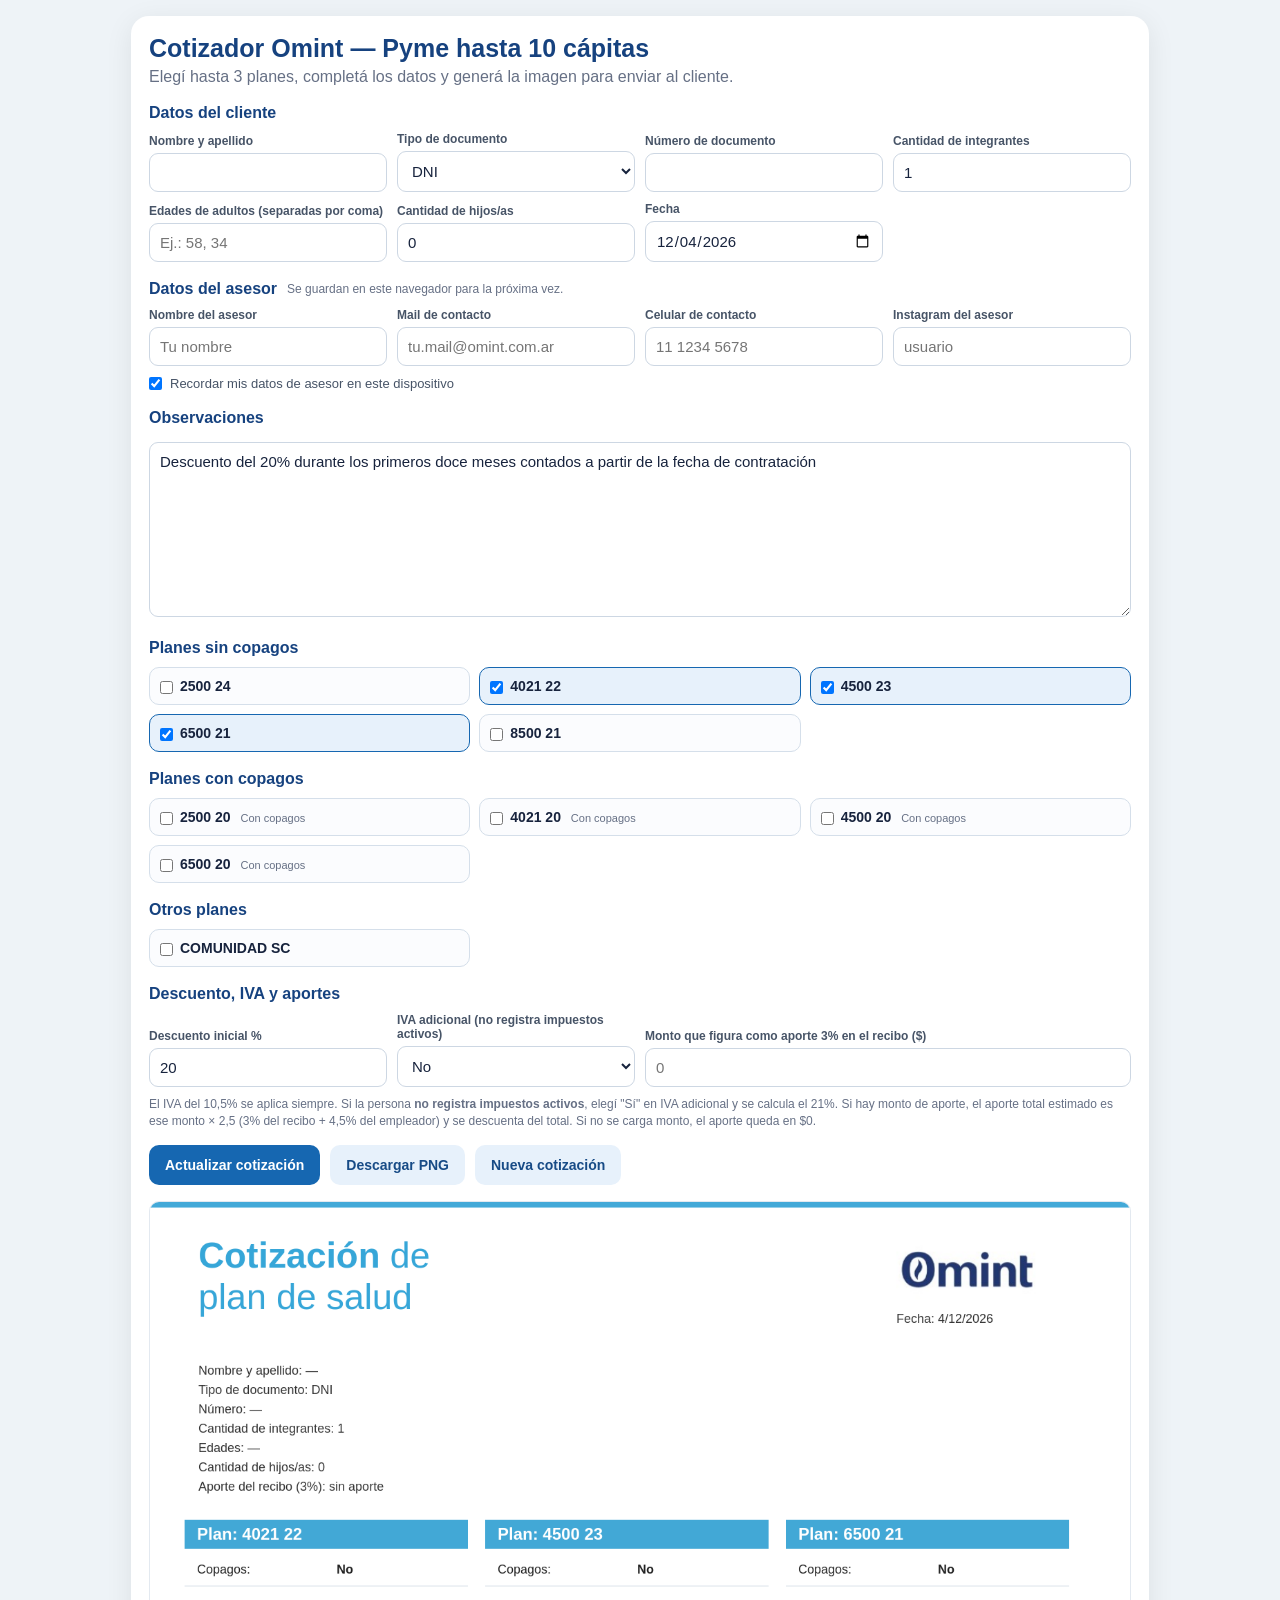
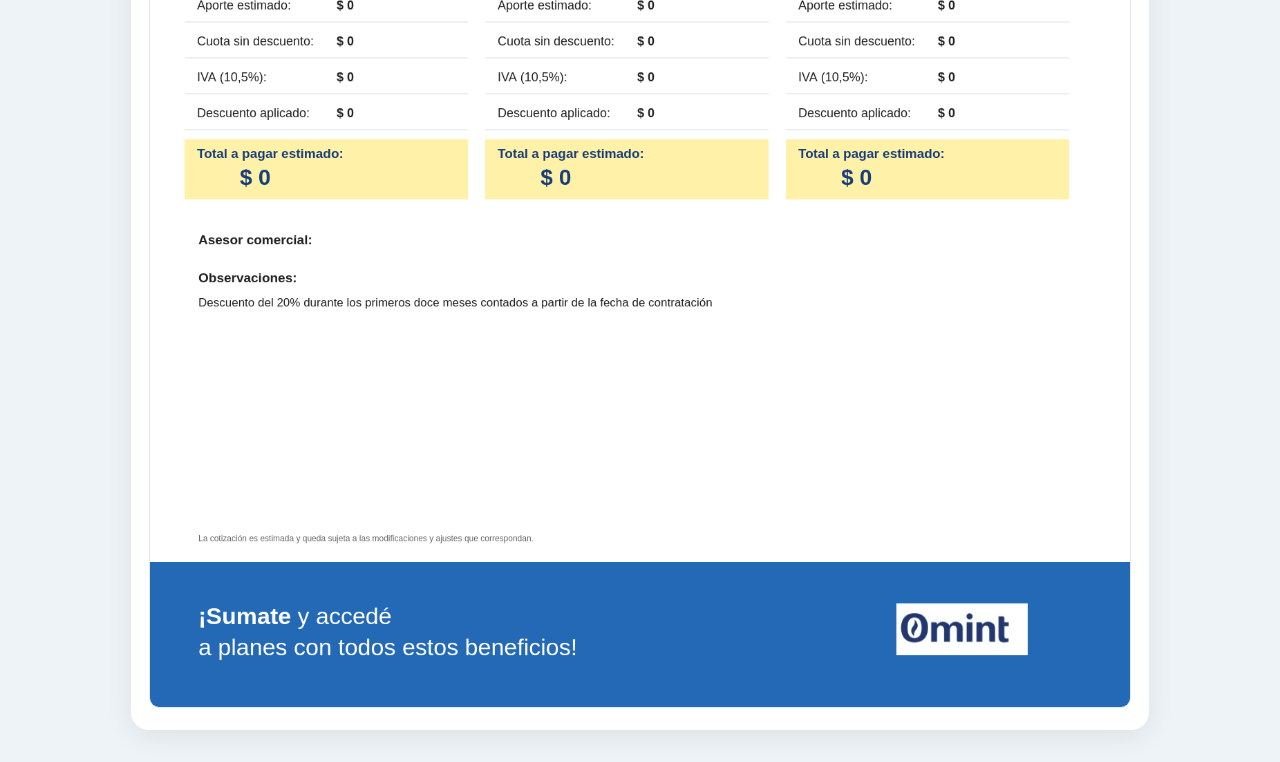
<file: index.html>
<!doctype html>
<html lang="es">
<head>
<meta charset="utf-8">
<meta name="viewport" content="width=device-width,initial-scale=1">
<title>Cotizador Omint</title>
<link rel="icon" href="assets/logo.png">
<link rel="stylesheet" href="css/styles.css">
</head>
<body>
<div class="wrap">
<div class="card">
  <h1>Cotizador Omint — <span id="vigencia"></span></h1>
  <div class="sub">Elegí hasta 3 planes, completá los datos y generá la imagen para enviar al cliente.</div>

  <div class="section">Datos del cliente</div>
  <div class="grid">
    <div><label for="nombre">Nombre y apellido</label><input id="nombre" autocomplete="off"></div>
    <div><label for="tipo">Tipo de documento</label>
      <select id="tipo"><option>DNI</option><option>CUIT</option><option>LC</option><option>LE</option></select></div>
    <div><label for="documento">Número de documento</label><input id="documento" inputmode="numeric" autocomplete="off"></div>
    <div><label for="integrantes">Cantidad de integrantes</label><input id="integrantes" type="number" min="1" value="1"></div>
    <div><label for="edades">Edades de adultos (separadas por coma)</label><input id="edades" placeholder="Ej.: 58, 34"></div>
    <div><label for="hijos">Cantidad de hijos/as</label><input id="hijos" type="number" min="0" value="0"></div>
    <div><label for="fecha">Fecha</label><input id="fecha" type="date"></div>
  </div>

  <div class="section">Datos del asesor <small>Se guardan en este navegador para la próxima vez.</small></div>
  <div class="grid">
    <div><label for="asesor">Nombre del asesor</label><input id="asesor" class="asesor-field" placeholder="Tu nombre"></div>
    <div><label for="mail">Mail de contacto</label><input id="mail" class="asesor-field" type="email" placeholder="tu.mail@omint.com.ar"></div>
    <div><label for="celular">Celular de contacto</label><input id="celular" class="asesor-field" inputmode="tel" placeholder="11 1234 5678"></div>
    <div><label for="instagram">Instagram del asesor</label><input id="instagram" class="asesor-field" placeholder="usuario"></div>
  </div>
  <label class="check-inline"><input type="checkbox" id="recordarAsesor" checked> Recordar mis datos de asesor en este dispositivo</label>

  <div class="section">Observaciones</div>
  <textarea id="obs" rows="9"></textarea>

  <div class="section">Planes sin copagos</div>
  <div class="plans" id="planes-sin"></div>

  <div class="section">Planes con copagos</div>
  <div class="plans" id="planes-con"></div>

  <div id="bloque-otros">
    <div class="section">Otros planes</div>
    <div class="plans" id="planes-otros"></div>
  </div>

  <div class="section">Descuento, IVA y aportes</div>
  <div class="grid">
    <div><label for="descuento">Descuento inicial %</label><input id="descuento" type="number" step="0.1"></div>
    <div><label for="ivaAdicional">IVA adicional (no registra impuestos activos)</label>
      <select id="ivaAdicional"><option value="no">No</option><option value="si">Sí (10,5%)</option></select></div>
    <div class="span2"><label for="aporteRecibo">Monto que figura como aporte 3% en el recibo ($)</label><input id="aporteRecibo" type="number" min="0" placeholder="0"></div>
  </div>

  <div class="hint">
    El IVA del 10,5% se aplica siempre. Si la persona <b>no registra impuestos activos</b>, elegí "Sí" en IVA adicional y se calcula el 21%.
    Si hay monto de aporte, el aporte total estimado es ese monto × 2,5 (3% del recibo + 4,5% del empleador) y se descuenta del total.
    Si no se carga monto, el aporte queda en $0.
  </div>

  <div class="actions">
    <button class="primary" id="btnGenerar">Actualizar cotización</button>
    <button class="secondary" id="btnDescargar">Descargar PNG</button>
    <button class="secondary" id="btnCompartir" hidden>Compartir</button>
    <button class="secondary" id="btnLimpiar">Nueva cotización</button>
  </div>

  <canvas id="canvas"></canvas>
</div>
</div>

<div class="toast" id="toast"></div>

<script src="js/logo.js"></script>
<script src="js/data.js"></script>
<script src="js/app.js"></script>
</body>
</html>
</file>
<file: css/styles.css>
*{box-sizing:border-box}
body{margin:0;background:#eef3f7;font-family:Arial,Helvetica,sans-serif;color:#17233d}
.wrap{max-width:1050px;margin:auto;padding:16px}
.card{background:#fff;border-radius:18px;padding:18px;box-shadow:0 6px 28px rgba(0,0,0,.08);margin-bottom:16px}
h1{margin:0;color:#16427f;font-size:25px}
.sub{color:#667085;margin:5px 0 18px}
.grid{display:grid;grid-template-columns:repeat(4,1fr);gap:10px;align-items:end}
.span2{grid-column:span 2}
label{font-size:12px;font-weight:700;color:#475467;display:block}
input,select,textarea{width:100%;padding:10px;border:1px solid #cdd7e3;border-radius:9px;margin-top:5px;font-size:15px;background:#fff;font-family:inherit;color:inherit}
input:focus,select:focus,textarea:focus{outline:2px solid #9cc7ee;border-color:#1667b1}
textarea{min-height:72px;resize:vertical}
.section{font-weight:800;color:#16427f;margin:18px 0 10px;display:flex;align-items:center;gap:10px;flex-wrap:wrap}
.section small{font-weight:400;color:#667085;font-size:12px}
.plans{display:grid;grid-template-columns:repeat(3,1fr);gap:9px}
.plancheck{border:1px solid #d5dfea;border-radius:10px;padding:10px;background:#fbfcfe;cursor:pointer;font-size:14px;color:#17233d}
.plancheck:has(input:checked){border-color:#1667b1;background:#e7f1fb}
.plancheck input{width:auto;margin:0 7px 0 0;vertical-align:middle}
.copay{font-size:11px;color:#667085;margin-left:6px;font-weight:400}
.actions{display:flex;gap:10px;flex-wrap:wrap;margin-top:15px}
button{border:0;border-radius:10px;padding:12px 16px;font-weight:800;cursor:pointer;font-size:14px}
.primary{background:#1667b1;color:#fff}
.secondary{background:#e7f1fb;color:#174b86}
.ghost{background:transparent;color:#174b86;padding:6px 10px;border:1px solid #cdd7e3}
.hint{font-size:12px;color:#667085;margin-top:9px;line-height:1.4}
.check-inline{display:flex;align-items:center;gap:8px;font-weight:400;font-size:13px;margin-top:10px}
.check-inline input{width:auto;margin:0}
.toast{position:fixed;left:50%;bottom:20px;transform:translateX(-50%);background:#17233d;color:#fff;padding:10px 16px;border-radius:10px;font-size:14px;opacity:0;pointer-events:none;transition:opacity .25s}
.toast.show{opacity:1}
canvas{width:100%;height:auto;background:#fff;border-radius:10px;margin-top:16px;border:1px solid #e3e9f0}
@media(max-width:800px){.grid,.plans{grid-template-columns:1fr 1fr}}
@media(max-width:520px){.grid,.plans{grid-template-columns:1fr}.span2{grid-column:span 1}}
</file>
